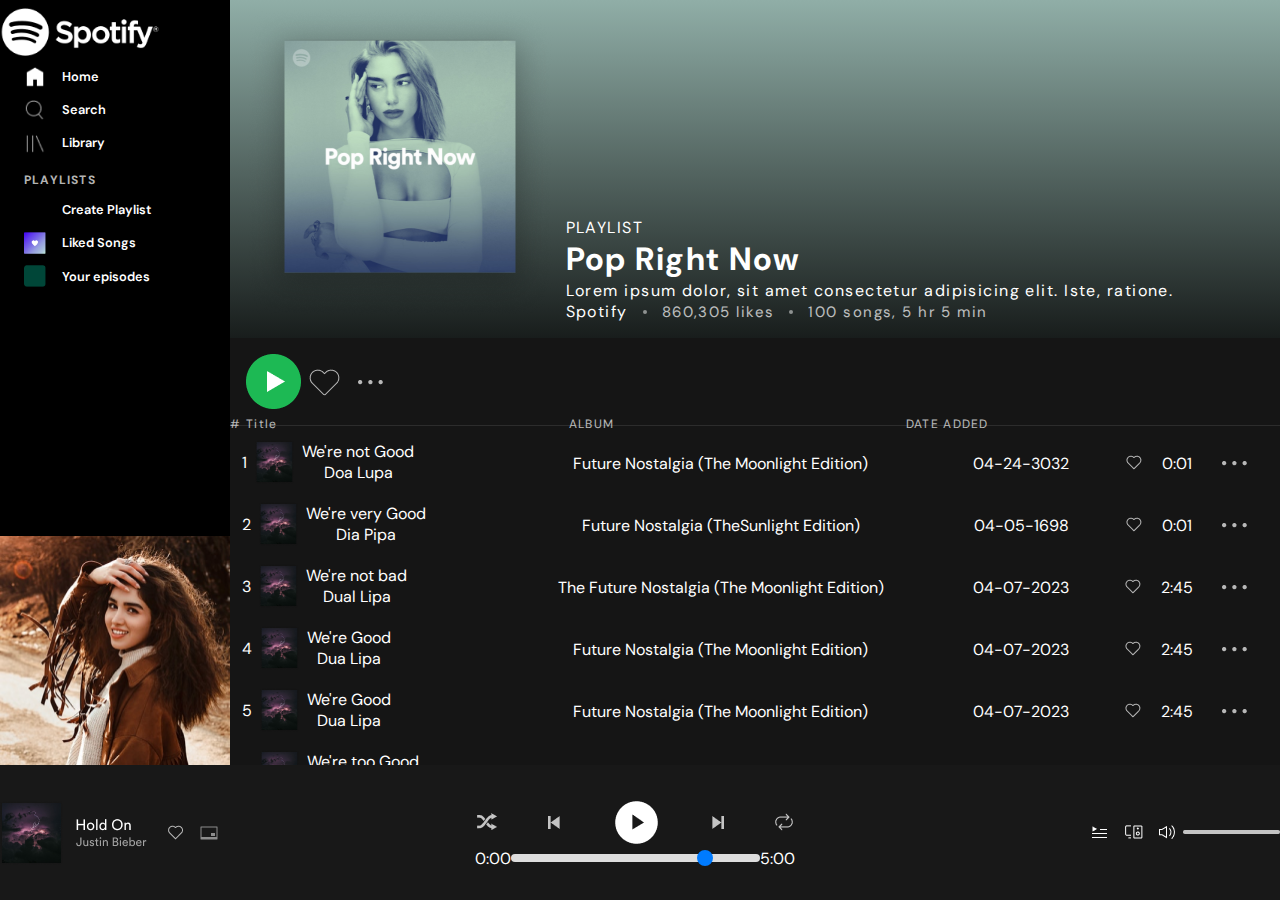
<file: index2.html>
<!DOCTYPE html>
<html lang="en">

<head>
    <meta charset="UTF-8">
    <meta name="viewport" content="width=device-width, initial-scale=1.0">
    <link rel="stylesheet" href="style.css">
    <link rel="stylesheet" href="style2.css">
    <link rel="stylesheet" href="https://cdnjs.cloudflare.com/ajax/libs/font-awesome/6.4.0/css/all.min.css"/>
    <title>Spotify Clone Page 2</title>
</head>

<body>
    <main>
        <div class="container">
            <div class="sidebar">
                <img id="logoimg" src="./assets/Spotify logo.png" alt="Spotify-Logo">
                <div class="topicon sidedivs">
                    <div class="linkflex">
                        <img src="./assets/Frame.png" alt="Home">
                        <a href="index.html">Home</a>
                    </div>
                    <div class="linkflex">
                        <img src="./assets/Frame(1).png" alt="Search">
                        <a href="#">Search</a>
                    </div>
                    <div class="linkflex">
                        <img src="./assets/Frame (2).png" alt="Library">
                        <a href="#">Library</a>
                    </div>
                </div>
                <div class="album sidedivs" id="album-playlist">
                    <p>PLAYLISTS</p>
                    <div class="linkflex">
                        <img src="./assets/fi-ss-plus-small.png" alt="">
                        <a href="#">Create Playlist</a>
                    </div>
                    <div class="linkflex" x>
                        <img src="./assets/Group 2.png" alt="">
                        <a href="#">Liked Songs</a>
                    </div>
                    <div class="linkflex" x>
                        <img src="./assets/Rectangle 10.png" alt="">
                        <a href="#">Your episodes</a>
                    </div>
                </div>
                <img id="albumart-playlist" src="./assets/album art.png" alt="AlbumArt Pic">
            </div>
            <div class="mainarea-playlist bg.ldark">
                    <div class="top-one">
                        <div class="genre-img">
                            <img src="./assets/스크린샷 2021-03-16 오후 4.04 2.png" alt="Genre Playlist Image">
                        </div>
                        <div class="genre-text">
                            <p>PLAYLIST</p>
                            <H1>Pop Right Now</H1>
                            <p>Lorem ipsum dolor, sit amet consectetur adipisicing elit. Iste, ratione.</p>
                            <div class="genre-foot">
                                <div class="spoti">Spotify</div>
                                <svg class="genre-short-text" xmlns="http://www.w3.org/2000/svg" width="4" height="4" viewBox="0 0 4 4" fill="none">
                                    <circle opacity="0.7" cx="2" cy="2" r="2" fill="white"/>
                                  </svg>
                                  <div class="likes genre-short-text">860,305 likes</div>
                                  <svg class="genre-short-text" xmlns="http://www.w3.org/2000/svg" width="4" height="4" viewBox="0 0 4 4" fill="none">
                                    <circle opacity="0.7" cx="2" cy="2" r="2" fill="white"/>
                                  </svg>
                                  <div class="genre-info genre-short-text">100 songs, 5 hr 5 min</div>
                            </div>
                        </div>
                    </div>
                    <div class="top-second">
                        <div class="btns">
                            <img id="pl-btns" src="./assets/green_play.png" alt="Play">
                            <img src="./assets/mtheart.png" alt="Like-Playlist">
                            <img src="./assets/3dots.png" alt="More-Options">
                        </div>
                    </div>
                    <div class="top-third">
                        <div class="bor"></div>
                        <div class="table-heads">
                            <div class="heads-text">
                                #  Title
                            </div>
                            <div class="heads-text">
                                ALBUM
                            </div>
                            <div class="heads-text">
                                DATE ADDED
                            </div>
                            <div class="heads-text">
                                
                            </div>
                        </div>
                    </div>
                    <div class="table-wrapper">
                        <table class="custom-table">
                          <tr>
                            <td>
                                <p>1</p>
                                <img src="./assets/PlaySong.png" alt="SongImage">
                                <div class="songdetails">
                                    <div class="songname">We're not Good</div>
                                    <div class="author">Doa Lupa</div>
                                </div>
                            </td>
                            <td>Future Nostalgia (The Moonlight Edition)</td>
                            <td>04-24-3032</td>
                            <td>
                                <div class="moreMenu">
                                    <img src="./assets/smt heart.png" alt="LikeSong">
                                    <p>0:01</p>
                                    <img src="./assets/3dots.png" alt="More-Options">
                                </div>
                            </td>
                          </tr>
                          <tr>
                            <td>
                                <p>2</p>
                                <img src="./assets/PlaySong.png" alt="SongImage">
                                <div class="songdetails">
                                    <div class="songname">We're very Good</div>
                                    <div class="author">Dia Pipa</div>
                                </div>
                            </td>
                            <td>Future Nostalgia (TheSunlight Edition)</td>
                            <td>04-05-1698</td>
                            <td>
                                <div class="moreMenu">
                                    <img src="./assets/smt heart.png" alt="LikeSong">
                                    <p>0:01</p>
                                    <img src="./assets/3dots.png" alt="More-Options">
                                </div>
                            </td>
                          </tr>
                          <tr>
                            <td>
                                <p>3</p>
                                <img src="./assets/PlaySong.png" alt="SongImage">
                                <div class="songdetails">
                                    <div class="songname">We're not bad</div>
                                    <div class="author">Dual Lipa</div>
                                </div>
                            </td>
                            <td>The Future Nostalgia (The Moonlight Edition)</td>
                            <td>04-07-2023</td>
                            <td>
                                <div class="moreMenu">
                                    <img src="./assets/smt heart.png" alt="LikeSong">
                                    <p>2:45</p>
                                    <img src="./assets/3dots.png" alt="More-Options">
                                </div>
                            </td>
                          </tr>
                          <tr>
                            <td>
                                <p>4</p>
                                <img src="./assets/PlaySong.png" alt="SongImage">
                                <div class="songdetails">
                                    <div class="songname">We're Good</div>
                                    <div class="author">Dua Lipa</div>
                                </div>
                            </td>
                            <td>Future Nostalgia (The Moonlight Edition)</td>
                            <td>04-07-2023</td>
                            <td>
                                <div class="moreMenu">
                                    <img src="./assets/smt heart.png" alt="LikeSong">
                                    <p>2:45</p>
                                    <img src="./assets/3dots.png" alt="More-Options">
                                </div>
                            </td>
                          </tr>
                          <tr>
                            <td>
                                <p>5</p>
                                <img src="./assets/PlaySong.png" alt="SongImage">
                                <div class="songdetails">
                                    <div class="songname">We're Good</div>
                                    <div class="author">Dua Lipa</div>
                                </div>
                            </td>
                            <td>Future Nostalgia (The Moonlight Edition)</td>
                            <td>04-07-2023</td>
                            <td>
                                <div class="moreMenu">
                                    <img src="./assets/smt heart.png" alt="LikeSong">
                                    <p>2:45</p>
                                    <img src="./assets/3dots.png" alt="More-Options">
                                </div>
                            </td>
                          </tr>
                          <tr>
                            <td>
                                <p>6</p>
                                <img src="./assets/PlaySong.png" alt="SongImage">
                                <div class="songdetails">
                                    <div class="songname">We're too Good</div>
                                    <div class="author">Dua Lipa</div>
                                </div>
                            </td>
                            <td>Future Nostalgia (The Moonlight Edition)</td>
                            <td>04-07-2023</td>
                            <td>
                                <div class="moreMenu">
                                    <img src="./assets/smt heart.png" alt="LikeSong">
                                    <p>0:00</p>
                                    <img src="./assets/3dots.png" alt="More-Options">
                                </div>
                            </td>
                          </tr>
                          <tr>
                            <td>
                                <p>7</p>
                                <img src="./assets/PlaySong.png" alt="SongImage">
                                <div class="songdetails">
                                    <div class="songname">We're Good</div>
                                    <div class="author">Dua Lipa</div>
                                </div>
                            </td>
                            <td>Future Nostalgia (The Moonlight Edition)</td>
                            <td>04-07-2023</td>
                            <td>
                                <div class="moreMenu">
                                    <img src="./assets/smt heart.png" alt="LikeSong">
                                    <p>0:00</p>
                                    <img src="./assets/3dots.png" alt="More-Options">
                                </div>
                            </td>
                          </tr>
                          <tr>
                            <td>
                                <p>8</p>
                                <img src="./assets/PlaySong.png" alt="SongImage">
                                <div class="songdetails">
                                    <div class="songname">We're Good</div>
                                    <div class="author">Dua Lipa</div>
                                </div>
                            </td>
                            <td>Future Nostalgia (The Moonlight Edition)</td>
                            <td>04-07-2023</td>
                            <td>
                                <div class="moreMenu">
                                    <img src="./assets/smt heart.png" alt="LikeSong">
                                    <p>0:00</p>
                                    <img src="./assets/3dots.png" alt="More-Options">
                                </div>
                            </td>
                          </tr>
                        </table>
                      </div>
                      
                </div>
                <div class="foot-playlist">
                    <div class="player-playlist">
                        <div class="playerleft-playlist">
                            <img src="./assets/Group 10.png"
                                alt="Played Song">
                        </div>
                        <div class="playermid-playlist">
                            <div class="midup-playlist">
                                <img src="./assets/shuffle.png"
                                    alt="shuffle">
                                <img src="./assets/bx_bx-skip-previous.png"
                                    alt="previous">
                                <img src="./assets/play.png"
                                    alt="play">
                                <img src="./assets/bx_bx-skip-forward.png"
                                    alt="next">
                                <img src="./assets/fluent_arrow-repeat-all-20-regular.png" alt="loop">
                            </div>
                            <div class="middown-playlist">
                                <p>0:00</p>
                                <input type="range" id="musicid" name="music" min="0" max="100" value="80">
                                <p>5:00</p>
                            </div>
                        </div>
                        <div class="playerright-playlist">
                            <img class="rytmic" src="./assets/Group 9.png"
                                alt="microphone">
                        </div>
                    </div>
                </div>
    </main>

</body>

</html>
</file>
<file: style.css>
@import url('https://fonts.googleapis.com/css2?family=DM+Sans:opsz,wght@9..40,300&family=Delicious+Handrawn&display=swap');


* {
    margin: 0;
    padding: 0;

    color: white;
    font-family: DM sans;
}

.container {
    display: flex;
    flex: 1;
    overflow: hidden;
    background-color: black;
    height: 85vh;
    

}

.mainarea {
    flex: 0.82;
    padding: 0.9em;
    background-color: rgb(21, 21, 21);
    height: 100%;
}

.sidebar {
    flex: 0.18;
    position: relative;
    background-color: black;
    display: flex;
    flex-direction: column;
    gap:0.1rem;
    height: 100%;
}
#install-btn{
    background-color: transparent;
    border: none !important;
    font-size: 20px;
}
#install-btn:hover{
    cursor: pointer;
}

#logoimg {
    width: 10rem;
    height: 3rem;
    margin-bottom: 0.5rem;
    margin-TOP: 0.5rem;
}

.topicons {
    display: flex;
    flex-direction: column;
    border-radius: 0.5rem;
}

.sidedivs {
    display: flex;
    flex-direction: column;
    gap: 0.7rem;
    margin-bottom: 16px;
    padding-inline: 1.5rem;
}

.linkflex {
    display: flex;
    justify-content: flex-start;
    gap: 1rem;
    align-items: center;
    font-weight: 600;
    font-size: 0.8rem;
    cursor: pointer;
    height: 1.375rem;
}
.linkflex>img{
    height: 1.375rem;
    width: 1.375rem;
}
.linkflex:hover {
    opacity: 1;
    transition: all 0.3s;
    background-color: rgb(40,40,40);
}

.albumicons {
    width: 1rem;
    height: 1rem;
    background-color: white !important;
    align-items: center;
    text-align: center;
    display: flex;
    justify-content: center;
    border-radius: 0.0625rem;
}

#gradient {
    background: linear-gradient(135deg, #4000F4 0%, #603AED 22.48%, #7C6EE6 46.93%, #979FE1 65.71%, #A2B3DE 77.68%, #ADC8DC 88.93%, #C0ECD7 100%);
}

#color {
    border-radius: 0.3125rem;
    background: #004638;
}

p {
    color: #FFF;
    font-family: DM sans;
    font-size: 1.1875re font-weight: 700;
}

a {
    text-decoration: none;
    color: white;
}

.head {
    display: flex;
    margin-bottom: 1.8rem;
    justify-content: space-between;
    align-items: center;
}

.greatless {
    display: flex;
    gap: 10px;
}

.great,
.less {
    border-radius: 50%;
    width: 24px;
    height: 24px;
    background-color: black !important;
    text-align: center;
    align-items: center;
}

.less {
    color: white;
}

.great {
    color: grey;
}

.user {
    display: flex;

    border-radius: 20px 20px 20px 20px;
    align-items: center;
    justify-content: space-between;
    background-color: black !important;
    width: 7rem;
}

.user>img {
    width: 2.3125rem;
    height: 2.3125rem;
    border-radius: 2.3125rem;

}

.name {
    margin-right: 0.5rem;
}


.maincontent {
    display: flex;
    justify-content: space-around;

}

.mainleft {
    flex: 1;
    overflow-y: scroll;
    height: 72vh;
}
.mainleft::-webkit-scrollbar {
    display: none;
  }

.see{
    display: flex;
    justify-content: space-between;
}
  .bg-ldark {
    background-color: rgb(21, 21, 21) !important;
}

.bg-black {
    background-color: black !important;
}
.midcards{
    display: flex;
    flex-wrap: wrap;
    overflow-y: scroll;
    height: 28%;
    margin: 14px 0px;
}
.midcards::-webkit-scrollbar{
    display: none;
}

.mcard {
    display: flex;
    width: 14.625rem;
    height: 3.25rem;
    background-color: rgb(48, 48, 48);
    align-items: center;
    border-radius: 0.25rem;
    overflow: hidden;
    flex-wrap: wrap;
    margin: 0px 9px 9px 0px;
}

.mtext {
    margin-left: 12px;
}
.simg{
    height: 100%;
}
.see{
    margin-bottom: 1.5rem;
}
.btmcards{
    display: flex;
    flex-wrap: wrap;
}
.bcard{
    padding: 9px;
    display: flex;
    flex-direction: columns;
    justify-content: space-around;
    background-color: rgb(48, 48, 48);
    margin: 0px 15px 15px 0px;
}
.bcard:hover{
    box-shadow: 0px 2px 04px rgb(230, 212, 212);
}
.mcard:hover{
    box-shadow: 0px 2px 04px rgb(230, 212, 212);
}

.carditem>img{
    border-radius: 0.875rem;

width: 8.98613rem;
height: 8.9955rem;

}
.carditem>p{
    color: #B3B3B3;
font-family: DM Sans;
font-weight: 500;
line-height: normal;
letter-spacing: 0.00938rem;
}
.carditem>h5{
    color: #FFF;
font-family: DM Sans;
font-size: 1rem;
font-weight: 500;
letter-spacing: -0.02625rem;
}
.foot{
    
    position: fixed !important;
    bottom: 0;
    width: 100%;
    height: 15vh;
    background-color: rgb(30, 215, 96);
    
}
.playerleft{
    display: flex;
    justify-content: space-between;
    align-items: center;
    width: 14%;
    gap: 1rem;

}
.playedtext{
    display: flex;
    justify-content: center;
    align-items: center;
    gap: 1rem;
}
#singer{
    color: #FFF;
    font-family: DM Sans;
    letter-spacing: -0.02625rem;
}
.midup{
    display: flex;
    justify-content: space-between;
    align-items: center;
    width: 20rem;
}
.playermid{
    display: flex;
    flex-direction: column;
    align-items: center;
}
.middown{
    display: flex;
    justify-content: space-between;
    align-items: center;
    width: 20rem;

}
.middown>img{
    height: 5px;
    width: 22.125rem;
}
.playerright{
    display: flex;
    justify-content: space-around;
    align-items: center;
}
.player{
    height: 80%;
    display: flex;
    justify-content: space-around;
    align-items: center;
    background-color: rgb(24, 24, 24);
    
}
#foottext{
    color: #000;
font-family: DM Sans;
font-size: 1.0625rem;
font-style: normal;
font-weight: 700;
line-height: normal;
    text-align: right;
}







input[type="range"] {
    -webkit-appearance: none; 
    width: 100%; 
    height: 8px; 
    background-color: #ddd; 
    border-radius: 4px; 
    outline: none; 
  }
  

  input[type="range"]::-webkit-slider-thumb {
    -webkit-appearance: none; 
    appearance: none; 
    width: 16px;
    height: 16px; 
    background-color: #007bff;
    border: 2px solid #007bff;
    border-radius: 50%;
    cursor: pointer; 
  }
  
 
  input[type="range"]::-webkit-slider-thumb:hover {
    background-color: #0056b3; 
  }
  
  
  input[type="range"]::-webkit-slider-thumb:active {
    background-color: #003e80;
  }
  

@media (min-width: 1200px) {
   

/* Medium screens */
@media (min-width: 768px) and (max-width: 1199px) {
    #logoimg{
        width: 7rem;
        height: 2rem;
    }
    .foot-song-img{
        height: 62px;
    }
    .sidedivs, .favalbums{
        gap:0.3rem;
    }
}

/* Small screens */
@media (min-width: 426px) and (max-width: 767px) {
    .midup, .middown{
        width: 12rem;
    }
    .rytmic:nth-child(1){
        display: none;
    }
    .rytmic:nth-child(2){
        display: none;
    }
    .rytmic:nth-child(3){
        display: none;
    }
    .rytmic:nth-child(5){
        display: none;
    }
    .rytmic:nth-child(6){
        display: none;
    }
    .textonly{
        display: none;
    }
    .sidedivs{
        gap:0.1rem;
    }
    .sidebar{
        gap:0rem;
    }
    
}
@media (max-width: 425px) {
    .midup, .middown{
        width: 12rem;
    }
    .rytmic:nth-child(1){
        display: none;
    }
    .rytmic:nth-child(2){
        display: none;
    }
    .rytmic:nth-child(3){
        display: none;
    }
    .rytmic:nth-child(5){
        display: none;
    }
    .rytmic:nth-child(6){
        display: none;
    }
    .textonly{
        display: none;
    }
    
    .sidedivs{
        gap:0.1rem;
    }
    .sidebar{
        gap:0rem;
    }
    .h2, .see>a{
        font-size: 14px;
    }
}
</file>
<file: style2.css>
@import url("https://fonts.googleapis.com/css2?family=DM+Sans:opsz,wght@9..40,300&family=Delicious+Handrawn&display=swap");

* {
  margin: 0;
  padding: 0;

  color: white;
  font-family: DM sans;
}

.top-one {
  background: linear-gradient(180deg, #90aea7 0%, #000 120%);
  height: 40%;
  display: flex;
  padding: 1rem;
  display: flex;
  align-items: flex-end;
  gap: 0.7rem;
}
#album-playlist > p {
  color: #b3b3b3;
  font-size: 0.75rem;

  font-weight: 700;
  line-height: 1rem; /* 133.333% */
  letter-spacing: 0.075rem;
  text-transform: uppercase;
}
#albumart-playlist {
  width: 100%;
  position: absolute;
  bottom: 0;
  top: 1;
  height: 30%;
}
.mainarea-playlist {
  background-color: rgb(21, 21, 21);
  flex: 0.82;
  background-color: rgb(21, 21, 21);
  height: 100%;
}

.foot-playlist {
  position: fixed !important;
  bottom: 0;
  width: 100%;
  height: 15vh;
  background-color: rgb(30, 215, 96);
}

.playerleft-playlist {
  display: flex;
  justify-content: space-between;
  align-items: center;
  width: 14%;
}

.playedtext-playlist {
  display: flex;
  justify-content: center;
  align-items: center;
}

#singer-playlist {
  color: #fff;
  font-family: DM Sans;
  letter-spacing: -0.02625rem;
}

.midup-playlist {
  display: flex;
  justify-content: space-between;
  align-items: center;
  width: 20rem;
}

.playermid-playlist {
  display: flex;
  flex-direction: column;
  align-items: center;
}

.middown-playlist {
  display: flex;
  justify-content: space-between;
  align-items: center;
  width: 20rem;
}

.middown-playlist > img {
  height: 5px;
  width: 22.125rem;
}

.playerright-playlist {
  display: flex;
  justify-content: space-around;
  align-items: center;
}

.player-playlist {
  height: 100%;
  display: flex;
  justify-content: space-between;
  align-items: center;
  background-color: rgb(24, 24, 24);
}

#foottext-playlist {
  color: #000;
  font-family: DM Sans;
  font-size: 1.0625rem;
  font-style: normal;
  font-weight: 700;
  line-height: normal;
  text-align: right;
}

.genre-foot {
  display: flex;
  align-items: center;
  gap: 0.9375rem;
}

.genre-short-text {
  color: #fff;
  font-size: 0.9375rem;
  opacity: 0.699999988079071;
}

.genre-text {
  /* padding-top: 10.3125rem; */
  letter-spacing: 0.09rem;
}

.top-second {
  padding: 1rem;
}

.btns {
  display: flex;
  justify-content: space-between;
  align-items: center;
  width: 8.6rem;
}

.top-third {
  position: relative;
}

.bor {
  border-bottom: 1px solid white;
  opacity: 0.10000000149011612;
}

.table-heads {
  display: flex;
  justify-content: space-between;
  margin-top: -10px;
}

.heads-text {
  color: #fff;
  font-size: 0.75rem;
  font-weight: 400;
  line-height: normal;
  letter-spacing: 0.0825rem;
  opacity: 0.699999988079071;
}


.table-wrapper {
  width: 100%;
  overflow-x: auto;
  overflow-y: scroll;
  height: 47%;
}
.table-wrapper::-webkit-scrollbar {
  display: none;
}

.custom-table {
  width: 100%;
  border-collapse: collapse;
}

.custom-table th,
.custom-table td {
  padding: 8px 12px;
}

.custom-table th {
  font-weight: bold;
  text-align: left;
}

.custom-table tr {
  background-color: transparent;
}

.custom-table tr:hover {
  border-radius: 0.3125rem;
  background: #ffffff1c;
}
.custom-table tr td {
  text-align: center;
}

.custom-table tr :first-child {
  display: flex;
  align-items: center;
  gap: 7px;
}
.moreMenu {
  display: flex;
  justify-content: space-evenly;
  align-items: center;
}

/* Large screens */
@media (min-width: 1200px) {
}

/* Medium screens */
@media (min-width: 768px) and (max-width: 1199px) {
  #album-playlist {
    gap: 0.7rem;
  }
}

/* Small screens */
@media (min-width: 592px) and (max-width: 767px) {
  .midup,
  .middown {
    width: 12rem;
  }
  .rytmic:nth-child(1) {
    display: none;
  }
  .rytmic:nth-child(2) {
    display: none;
  }
  .rytmic:nth-child(3) {
    display: none;
  }
  .rytmic:nth-child(5) {
    display: none;
  }
  .rytmic:nth-child(6) {
    display: none;
  }
  .textonly {
    display: none;
  }
  #volumid {
    display: none;
  }
  .custom-table tr td:nth-child(3) {
    display: none !important;
  }
  .top-one {
    flex-direction: column;
    align-items: flex-start;
  }
  .genre-img > img {
    height: 105px;
    width: 105px;
  }
  .genre-text {
    font-size: 9px;
  }
  .table-heads div:nth-child(3) {
    display: none !important;
  }
  td {
    font-size: 12px;
  }
}
@media (min-width: 320px) and (max-width: 591px) {
  #pl-btns {
    width: 18px;
    height: 20px;
  }
  .btns {
    width: 4.6rem;
  }
  .genre-short-text {
    display: none;
  }
  .midup-playlist,
  .middown-playlist {
    width: 12rem;
  }
  .rytmic:nth-child(1) {
    display: none;
  }
  .rytmic:nth-child(2) {
    display: none;
  }
  .rytmic:nth-child(3) {
    display: none;
  }
  .rytmic:nth-child(5) {
    display: none;
  }
  .rytmic:nth-child(6) {
    display: none;
  }
  .textonly-playlist {
    display: none;
  }
  .moreMenu {
    flex-direction: column;
  }
  #volumid {
    display: none;
  }
  .custom-table tr td:nth-child(3) {
    display: none !important;
  }
  .top-one {
    flex-direction: column;
    align-items: flex-start;
  }
  .genre-img > img {
    height: 105px;
    width: 105px;
  }
  .genre-text {
    font-size: 9px;
  }
  .table-heads div:nth-child(3) {
    display: none !important;
  }
  td {
    font-size: 12px;
  }
}
</file>
